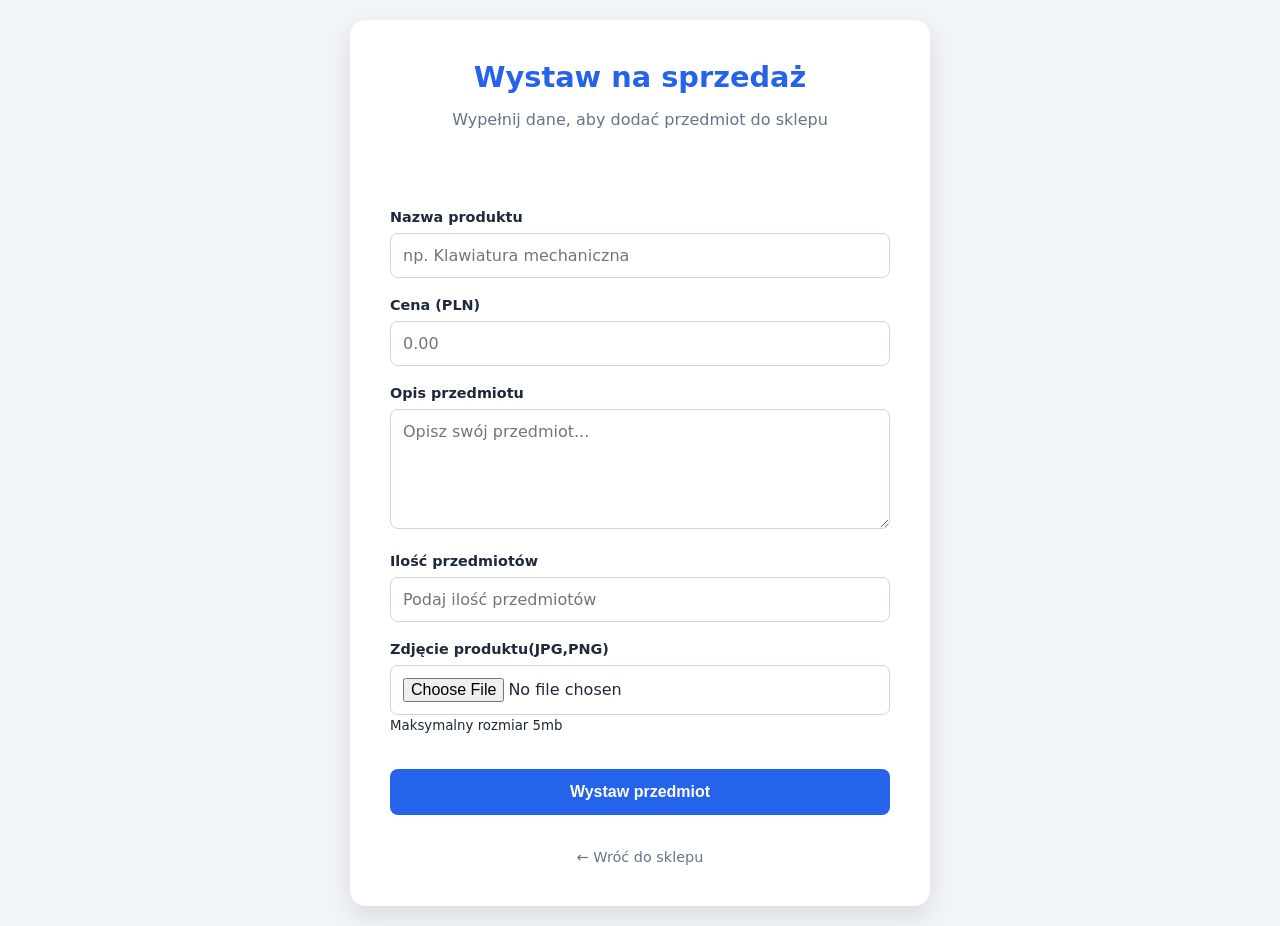
<file: src/main/resources/static/add-product/add-product.html>
<!DOCTYPE html>
<html lang="pl">
<head>
    <meta charset="UTF-8">
    <title>Wystaw przedmiot</title>
    <link href="add-product.css" rel="stylesheet">
</head>
<body>
<div class="register-card">
    <h2>Wystaw na sprzedaż</h2>
    <p>Wypełnij dane, aby dodać przedmiot do sklepu</p>
    <div id="msg"></div>

    <form id="add-product-form">
        <div class="form-group">
            <label>Nazwa produktu</label>
            <input type="text" id="name" placeholder="np. Klawiatura mechaniczna" required>
        </div>
        <div class="form-group">
            <label>Cena (PLN)</label>
            <input type="number" step="0.01" id="price" placeholder="0.00" required>
        </div>
        <div class="form-group">
            <label>Opis przedmiotu</label>
            <textarea id="description" placeholder="Opisz swój przedmiot..."></textarea>
        </div>
        <div class="form-group">
            <label>Ilość przedmiotów</label>
            <input type="number" id="stock_quantity" placeholder="Podaj ilość przedmiotów"></input>
        </div>
        <div class="form-group">
            <label>Zdjęcie produktu(JPG,PNG)</label>
            <input type="file" id="file" accept="image/*">
            <small>Maksymalny rozmiar 5mb</small>
        </div>
        <button type="submit" class="btn-register">Wystaw przedmiot</button>
    </form>

    <div class="footer">
        <a href="../index/index.html">← Wróć do sklepu</a>
    </div>
</div>
<script src="add-product.js"></script>
</body>
</html>
</file>
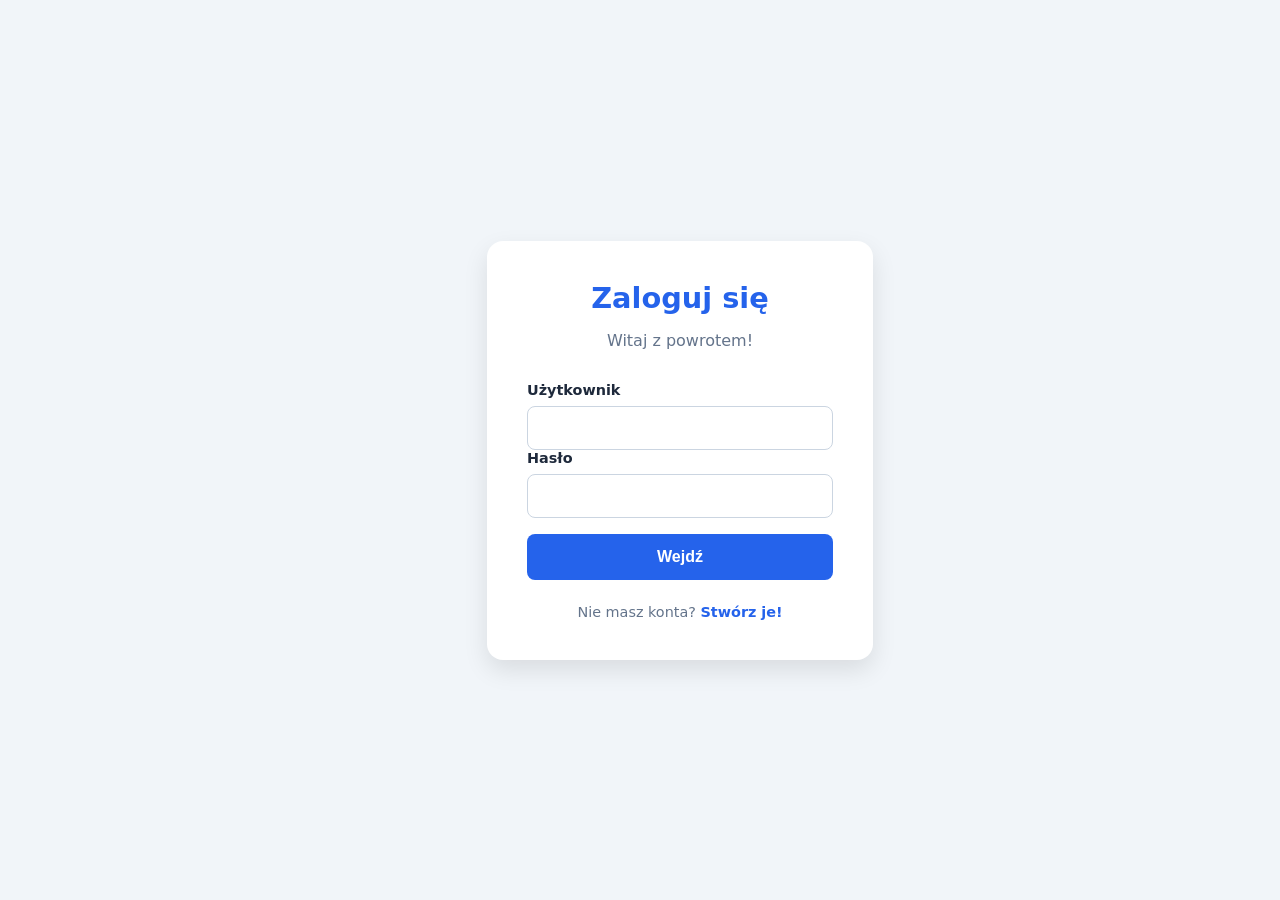
<file: src/main/resources/static/login/login.html>
<!DOCTYPE html>
<html lang="en">
<head>
    <meta charset="UTF-8">
    <title>Logowanie</title>
    <link href="login.css" rel="stylesheet">
</head>
<body>
<div class="login-container">
    <form id="login-form">
        <h2>Zaloguj się</h2> <p>Witaj z powrotem!</p>

        <div class="form-group">
            <label>Użytkownik</label>
            <input type="text" id="username" required>
        </div>
        <div class="form-group">
            <label>Hasło</label>
            <input type="password" id="password" required>
        </div>

        <button type="submit" class="log-btn">Wejdź</button>

        <div class="footer">
            Nie masz konta? <a href="/register/register.html">Stwórz je!</a>
        </div>
    </form>
</div>
<script src="login.js"></script>

</body>
</html>
</file>
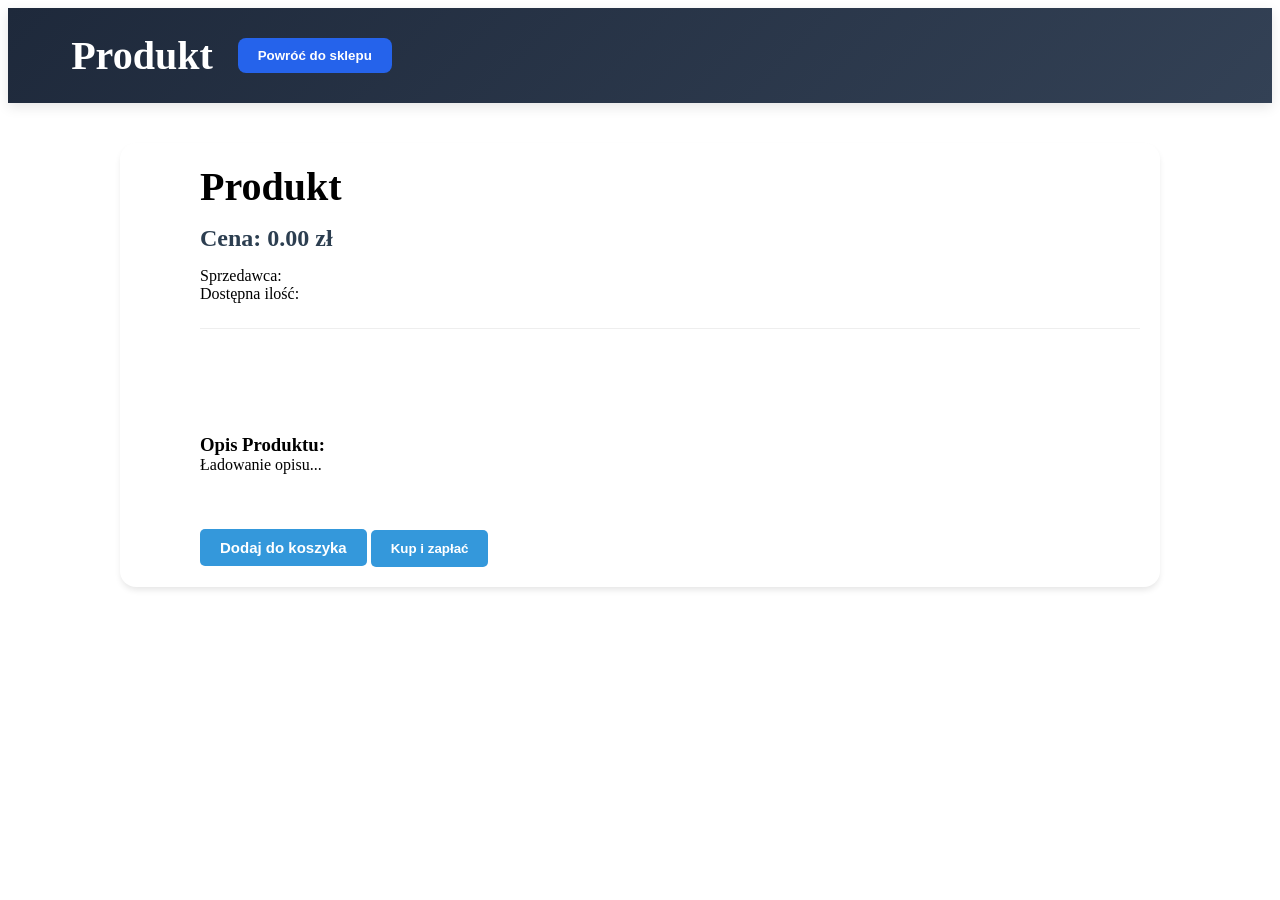
<file: src/main/resources/static/product-page/product-page.html>
<!DOCTYPE html>
<html lang="en">
<head>
    <meta charset="UTF-8">
    <title>Strona produktu</title>
    <link href="product-page.css" rel="stylesheet">
</head>
<body>
<header>
    <div class="header-left">
        <h1>Produkt</h1>
        <button onclick="location.href='/index/index.html'">Powróć do sklepu</button>
    </div>
</header>
<main class="product-page">
    <div class="product-container">

        <div id="image-section">
        </div>

        <div class="info-section">
            <h1 id="product-name" class="display-name">Produkt</h1>

            <div class="price-tag">
                <span id="product-price" class="price-value">Cena: 0.00 zł</span>
            </div>

            <div class="meta-info">
                <p id="product-seller" class="seller-info">Sprzedawca: </p>
                <p id="product-stock" class="stock-info">Dostępna ilość: </p>
            </div>

            <hr class="divider">
            <div class="product-description">
            <h3>Opis Produktu:</h3>
            <p id="product-description">Ładowanie opisu...</p>
            </div>

            <div class="action-section">
                <button class="cart-btn" onclick="addToCart()">Dodaj do koszyka</button>
                <button class="buy-btn" onclick="buyNow()">Kup i zapłać</button>
            </div>
        </div>

    </div>
    <script src="product-page.js"></script>
</main>
</body>
</html>
</file>
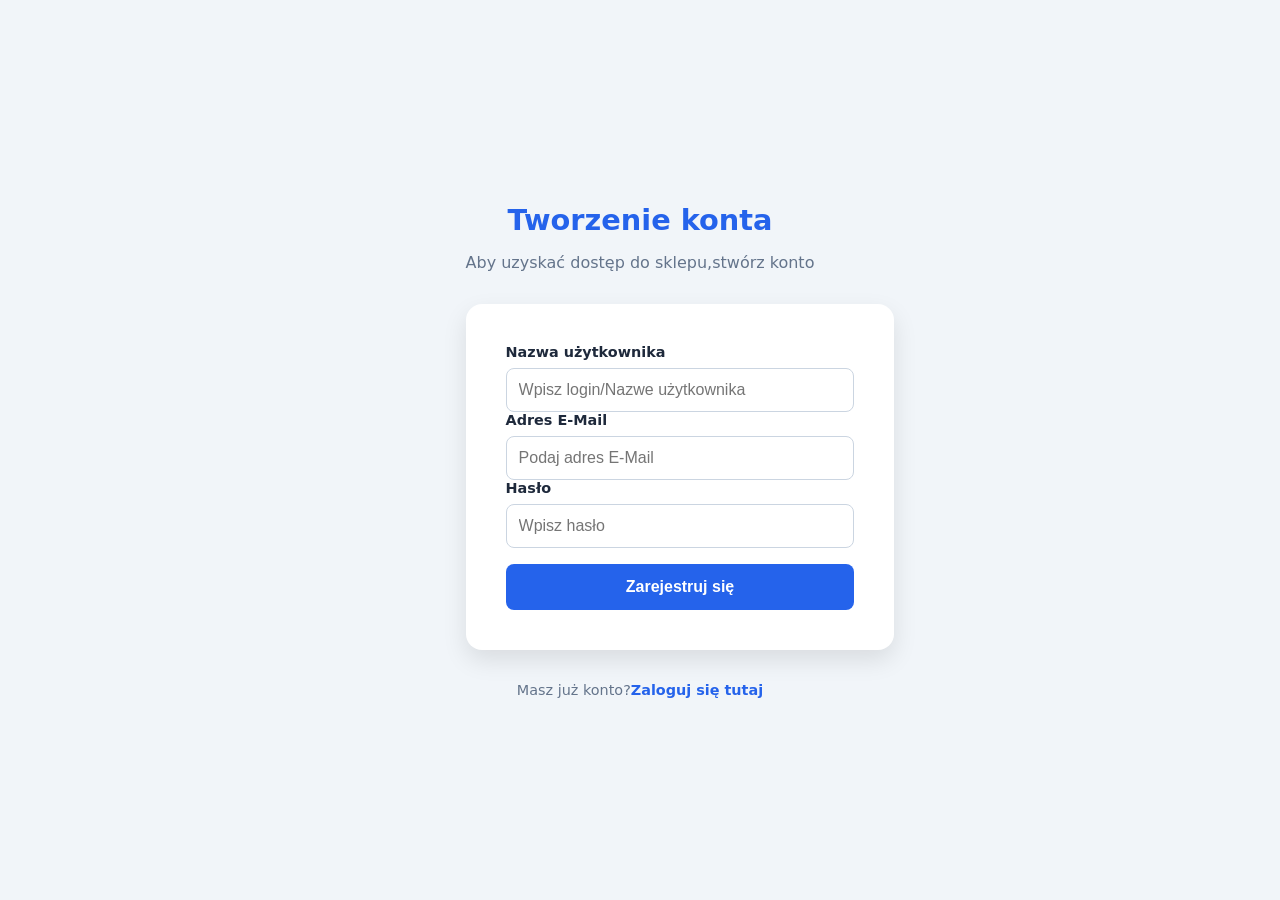
<file: src/main/resources/static/register/register.html>
<!DOCTYPE html>
<html lang="en">
<head>
    <meta charset="UTF-8">
    <title>Rejestracja</title>
    <link rel="stylesheet" href="register.css">

</head>
<body>
<div class="register-card">
    <h2>Tworzenie konta</h2>
    <p>Aby uzyskać dostęp do sklepu,stwórz konto</p>
    <div id="msg"></div>

    <form id="register-form">
        <div class="form-username">
            <label class="username">Nazwa użytkownika</label>
            <input type="text" id="username" placeholder="Wpisz login/Nazwe użytkownika" required>
        </div>
        <div class="form-email">
            <label class="email">Adres E-Mail</label>
            <input type="email" id="email" placeholder="Podaj adres E-Mail" required>
        </div>
        <div class="form-password">
            <label class="password">Hasło</label>
            <input type="password" id="password" placeholder="Wpisz hasło" required>
        </div>
        <button type="submit" class="btn-register">Zarejestruj się</button>
    </form>

    <div class="footer">
        Masz już konto?<a href="/login/login.html">Zaloguj się tutaj</a>
    </div>
</div>
<script src="register.js"></script>
</body>
</html>
</file>
<file: src/main/resources/static/add-product/add-product.css>
:root {
    --primary: #2563eb;
    --primary-hover: #1d4ed8;
    --bg: #f1f5f9;
    --text: #1e293b;
    --white: #ffffff;
    --border: #cbd5e1;
}

body {
    font-family: 'Segoe UI', system-ui, sans-serif;
    background-color: var(--bg);
    margin: 0;
    display: flex;
    justify-content: center;
    align-items: center;
    min-height: 100vh;
    color: var(--text);
}

.register-card {
    background: var(--white);
    padding: 2.5rem;
    border-radius: 16px;
    box-shadow: 0 10px 25px rgba(0, 0, 0, 0.1);
    width: 100%;
    max-width: 500px; /* Nieco szersza niż logowanie, by opis miał miejsce */
    margin: 20px;
}

h2 {
    margin: 0 0 0.5rem 0;
    font-size: 1.8rem;
    text-align: center;
    color: var(--primary);
}

p {
    text-align: center;
    color: #64748b;
    margin-bottom: 2rem;
}

/* Grupy formularza */
.form-group {
    margin-bottom: 1.2rem;
}

label {
    display: block;
    font-weight: 600;
    margin-bottom: 0.5rem;
    font-size: 0.9rem;
}

/* Style dla inputów i obszaru tekstowego */
input, textarea {
    width: 100%;
    padding: 12px;
    border: 1px solid var(--border);
    border-radius: 8px;
    box-sizing: border-box;
    font-size: 1rem;
    transition: all 0.2s;
    font-family: inherit;
}

textarea {
    resize: vertical; /* Pozwala użytkownikowi zmieniać wysokość, ale nie szerokość */
    min-height: 120px;
}

input:focus, textarea:focus {
    outline: none;
    border-color: var(--primary);
    box-shadow: 0 0 0 3px rgba(37, 99, 235, 0.1);
}

/* Przycisk wystawiania */
.btn-register {
    width: 100%;
    background-color: var(--primary);
    color: white;
    border: none;
    padding: 14px;
    border-radius: 8px;
    font-size: 1rem;
    font-weight: 600;
    cursor: pointer;
    transition: background 0.2s, transform 0.1s;
    margin-top: 1rem;
}

.btn-register:hover {
    background-color: var(--primary-hover);
}

.btn-register:active {
    transform: scale(0.98);
}

/* Powiadomienia */
#msg {
    padding: 12px;
    border-radius: 8px;
    margin-bottom: 1.5rem;
    text-align: center;
    font-size: 0.9rem;
    font-weight: 500;
}

.alert-success { background: #dcfce7; color: #15803d; border: 1px solid #bbf7d0; }
.alert-notsuccess { background: #fee2e2; color: #b91c1c; border: 1px solid #fecaca; }

/* Stopka z linkiem powrotnym */
.footer {
    margin-top: 2rem;
    text-align: center;
}

.footer a {
    color: #64748b;
    text-decoration: none;
    font-size: 0.9rem;
    font-weight: 500;
    transition: color 0.2s;
}

.footer a:hover {
    color: var(--primary);
}
</file>
<file: src/main/resources/static/login/login.css>
:root {
    --primary: #2563eb;
    --primary-hover: #1d4ed8;
    --bg: #f1f5f9;
    --text: #1e293b;
    --white: #ffffff;
    --error: #ef4444;
    --success: #10b981;
}

body {
    font-family: 'Segoe UI', system-ui, sans-serif;
    background-color: var(--bg);
    margin: 0;
    display: flex;
    justify-content: center;
    align-items: center;
    height: 100vh; /* Wyśrodkowanie w pionie */
    color: var(--text);
}

#login-form {
    background: var(--white);
    padding: 2.5rem;
    border-radius: 16px;
    box-shadow: 0 10px 25px rgba(0, 0, 0, 0.1);
    width: 100%;
    max-width: 400px;
}

h2 {
    margin: 0 0 0.5rem 0;
    font-size: 1.8rem;
    text-align: center;
    color: var(--primary);
}

p {
    text-align: center;
    color: #64748b;
    margin-bottom: 2rem;
}
label {
    display: block;
    font-weight: 600;
    margin-bottom: 0.5rem;
    font-size: 0.9rem;
}

input {
    width: 100%;
    padding: 12px;
    border: 1px solid #cbd5e1;
    border-radius: 8px;
    box-sizing: border-box;
    transition: all 0.2s;
    font-size: 1rem;
}

input:focus {
    outline: none;
    border-color: var(--primary);
    box-shadow: 0 0 0 3px rgba(37, 99, 235, 0.1);
}


.log-btn {
    width: 100%;
    background-color: var(--primary);
    color: white;
    border: none;
    padding: 14px;
    border-radius: 8px;
    font-size: 1rem;
    font-weight: 600;
    cursor: pointer;
    transition: background 0.2s, transform 0.1s;
    margin-top: 1rem;
}

.log-btn:hover{
    background-color: var(--primary-hover);
}

.log-btn:active{
    transform: scale(0.98);
}
.footer {
    margin-top: 1.5rem;
    text-align: center;
    font-size: 0.9rem;
    color: #64748b;
}

.footer a {
    color: var(--primary);
    text-decoration: none;
    font-weight: 600;
}

.footer a:hover {
    text-decoration: underline;
}


.form-username, .form-password {
    margin-bottom: 1rem;
    text-align: left;
}
</file>
<file: src/main/resources/static/product-page/product-page.css>
body {
    font-family: 'Inter';
    color: black;

}

header {
    background: linear-gradient(135deg, #1e293b 0%, #334155 100%);
    color: white;
    padding: 1.5rem 5%;
    box-shadow: 0 4px 12px rgba(0,0,0,0.1);
    display: flex;
    justify-content: space-between;
    align-items: center;
}
header button:hover {
    background-color: dodgerblue;
    transform: translateY(-2px);
    box-shadow: 0 4px 10px rgba(37, 99, 235, 0.3);
}
header button {
    background-color: #2563eb;
    color: white;
    border: none;
    padding: 10px 20px;
    border-radius: 8px;
    font-weight: 600;
    cursor: pointer;
    transition: all 0.3s ease;
    display: flex;
    align-items: center;
    gap: 8px;
}
.header-right {
    display: flex;
    align-items: center;
    gap: 20px;
}
.header-left{
    display: flex;
    align-items: center;
    gap: 25px;

}
.product-page {
    max-width: 1100px;
    margin: 40px auto;
    padding: 0 20px;
}
.product-container {
    display: flex;
    gap: 50px;
    background: white;
    padding: 40px;
    border-radius: 16px;
    box-shadow: 0 4px 6px -1px rgba(0,0,0,0.1);
}
.info-section{
    display: flex;
    flex-direction: column;
    align-items: flex-start;
    gap: 12px;
    padding-left: 20px;
}
.image-section{
    flex: 1;

}

.product-price{
    font-size: 2rem;
    font-weight: 800;
    color: #111827;
}
h1{
    font-size: 2.5rem;
    margin: 0;
}
.product-seller{
    padding: 12px 20px;
    border-radius: 8px;
    display: inline-block;
}
.cart-btn{
    background: #2563eb;
    color: white;
    border: none;
    padding: 16px;
    border-radius: 8px;
    font-size: 1.1rem;
    font-weight: 600;
    cursor: pointer;
    transition: 0.2s;
}
.cart-btn:hover{
    background: #1d4ed8;

}
.product-description{
    margin-top: 40px;
    background: white;
    padding: 40px;
    border-radius: 16px;
}
#image-section img{
    border: 3px solid #3498db;
    display: block;
    max-width: 500px;
    border-radius: 4px;
    max-height: 400px;
}
.product-container {
    display: flex;
    gap: 40px;
    align-items: flex-start;
    max-width: 1000px;
    margin: 0 auto;
    padding: 20px;
}

.info-section {
    display: flex;
    flex-direction: column;
    gap: 15px;
    flex: 1;
}


.info-section h1,
.info-section p,
.info-section h3 {
    margin: 0;
    padding: 0;
}

.price-value {
    font-size: 24px;
    font-weight: bold;
    color: #2c3e50;
}

.divider {
    border: 0;
    border-top: 1px solid #eee;
    width: 100%;
    margin: 10px 0;
}

.cart-btn {
    padding: 10px 20px;
    background-color: #3498db;
    color: white;
    border: none;
    border-radius: 5px;
    cursor: pointer;
    font-weight: bold;
    transition: background 0.3s;
    font-size: 15px;
}
.buy-btn{
    padding: 11px 20px;
    background-color: #3498db;
    color: white;
    border: none;
    border-radius: 5px;
    cursor: pointer;
    font-weight: bold;
    transition: background 0.3s;

}
.buy-btn:hover{
    background-color: #2980b9;

}

.cart-btn:hover {
    background-color: #2980b9;
}
.product-description{
    margin-left: -40px;
}
</file>
<file: src/main/resources/static/register/register.css>
:root {
    --primary: #2563eb;
    --primary-hover: #1d4ed8;
    --bg: #f1f5f9;
    --text: #1e293b;
    --white: #ffffff;
    --error: #ef4444;
    --success: #10b981;
}

body {
    font-family: 'Segoe UI', system-ui, sans-serif;
    background-color: var(--bg);
    margin: 0;
    display: flex;
    justify-content: center;
    align-items: center;
    height: 100vh; /* Wyśrodkowanie w pionie */
    color: var(--text);
}

#register-form {
    background: var(--white);
    padding: 2.5rem;
    border-radius: 16px;
    box-shadow: 0 10px 25px rgba(0, 0, 0, 0.1);
    width: 100%;
    max-width: 400px;
}

h2 {
    margin: 0 0 0.5rem 0;
    font-size: 1.8rem;
    text-align: center;
    color: var(--primary);
}

p {
    text-align: center;
    color: #64748b;
    margin-bottom: 2rem;
}
.msg {
    padding: 10px;
    border-radius: 8px;
    margin-bottom: 1.5rem;
    font-size: 0.9rem;
    text-align: center;
    display: none;
}
.msg:not(:empty) {
    display: block;
}
label {
    display: block;
    font-weight: 600;
    margin-bottom: 0.5rem;
    font-size: 0.9rem;
}

input {
    width: 100%;
    padding: 12px;
    border: 1px solid #cbd5e1;
    border-radius: 8px;
    box-sizing: border-box; /* Ważne: żeby padding nie rozpychał inputa */
    transition: all 0.2s;
    font-size: 1rem;
}

input:focus {
    outline: none;
    border-color: var(--primary);
    box-shadow: 0 0 0 3px rgba(37, 99, 235, 0.1);
}

/* Przyciski */
.btn-register, .btn-login {
    width: 100%;
    background-color: var(--primary);
    color: white;
    border: none;
    padding: 14px;
    border-radius: 8px;
    font-size: 1rem;
    font-weight: 600;
    cursor: pointer;
    transition: background 0.2s, transform 0.1s;
    margin-top: 1rem;
}

.btn-register:hover, .btn-login:hover {
    background-color: var(--primary-hover);
}

.btn-register:active, .btn-login:active {
    transform: scale(0.98);
}

/* Stopka (linki) */
.footer {
    margin-top: 2rem;
    text-align: center;
    font-size: 0.9rem;
    color: #64748b;
}

.footer a {
    color: var(--primary);
    text-decoration: none;
    font-weight: 600;
}

.footer a:hover {
    text-decoration: underline;
}
</file>
